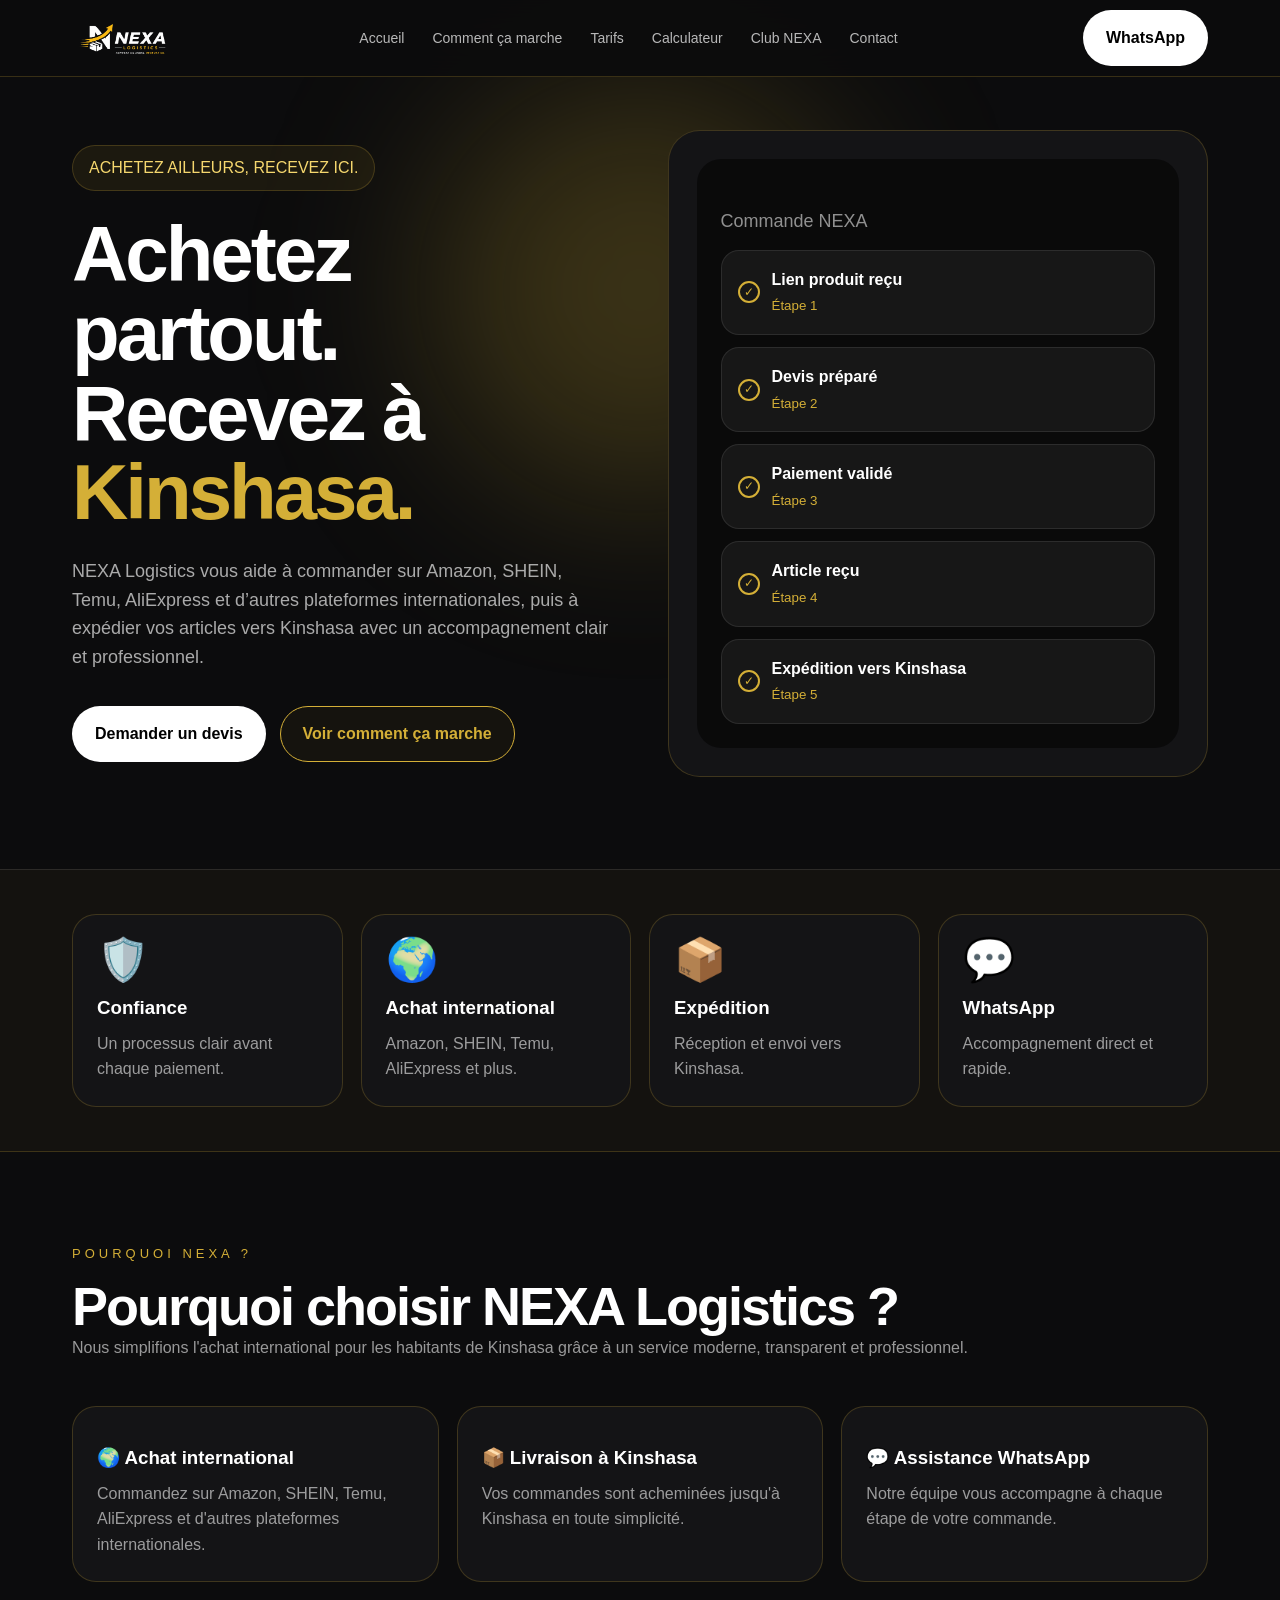
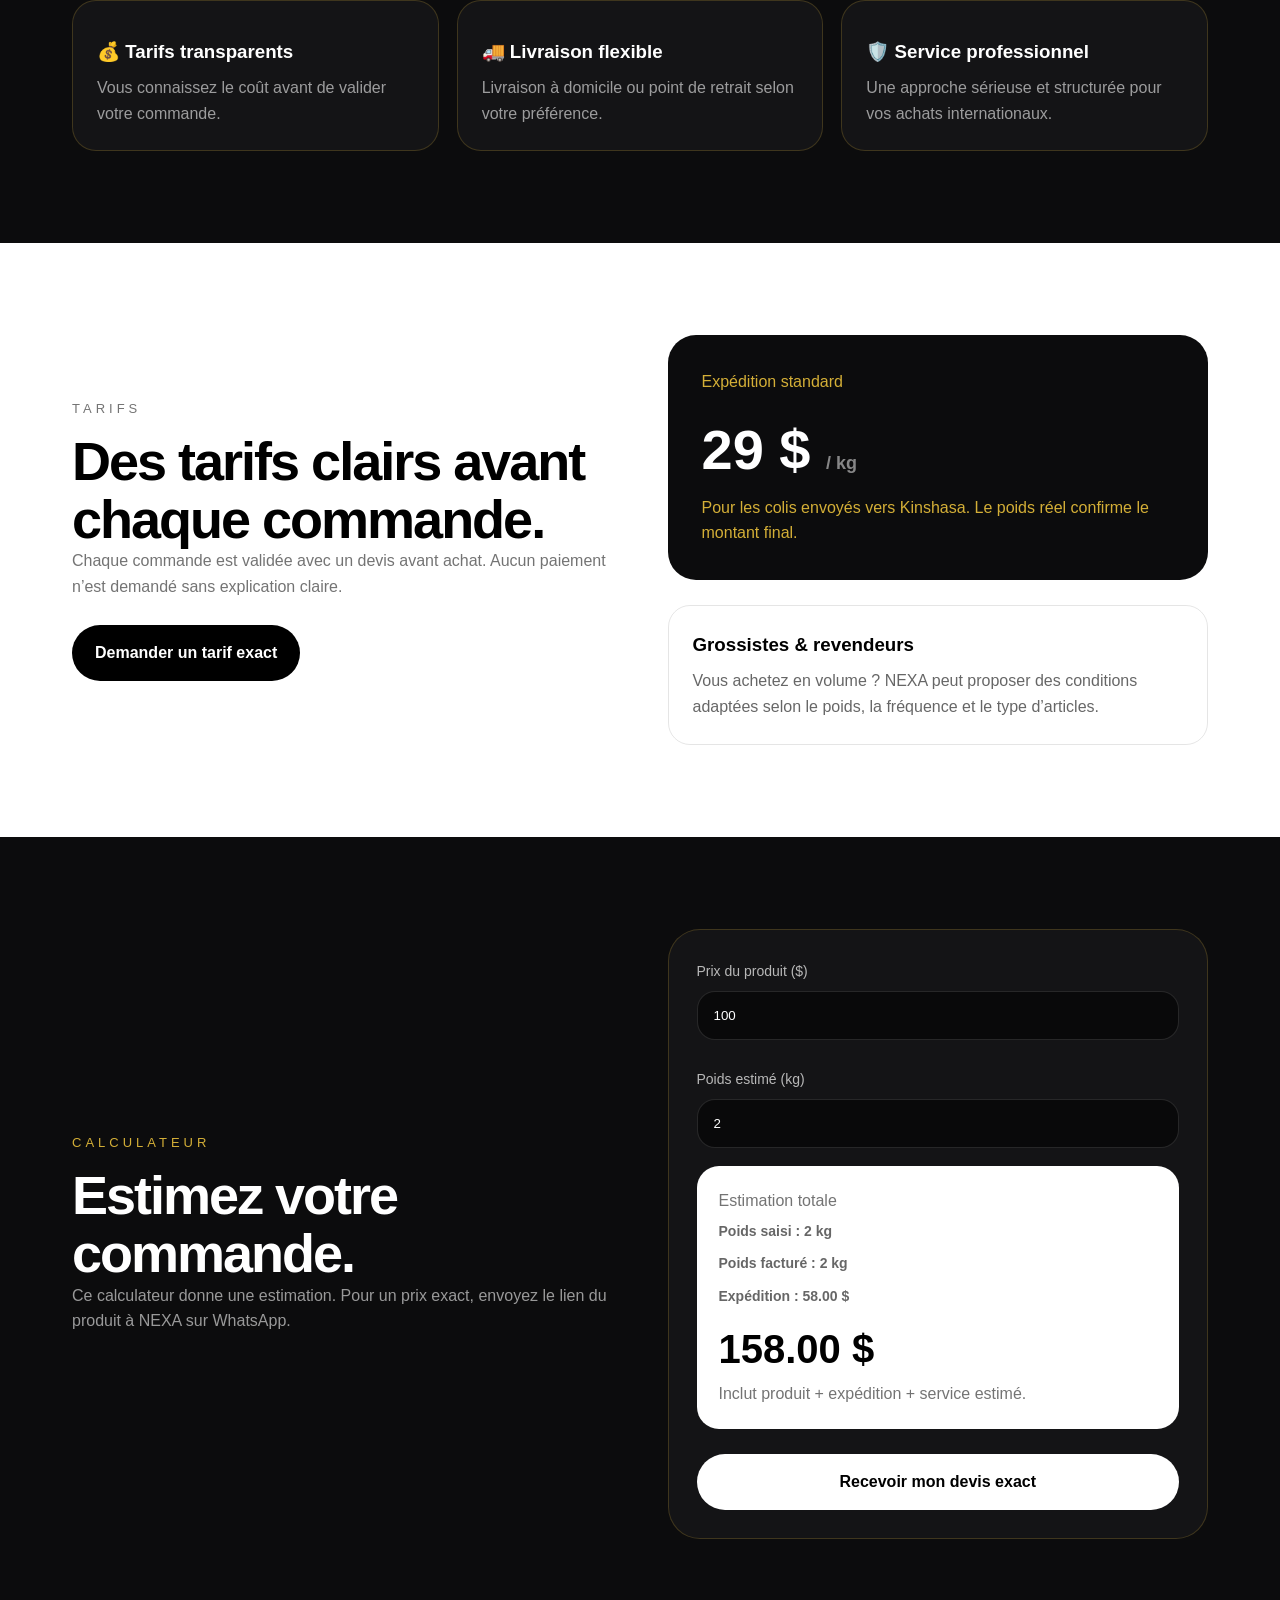
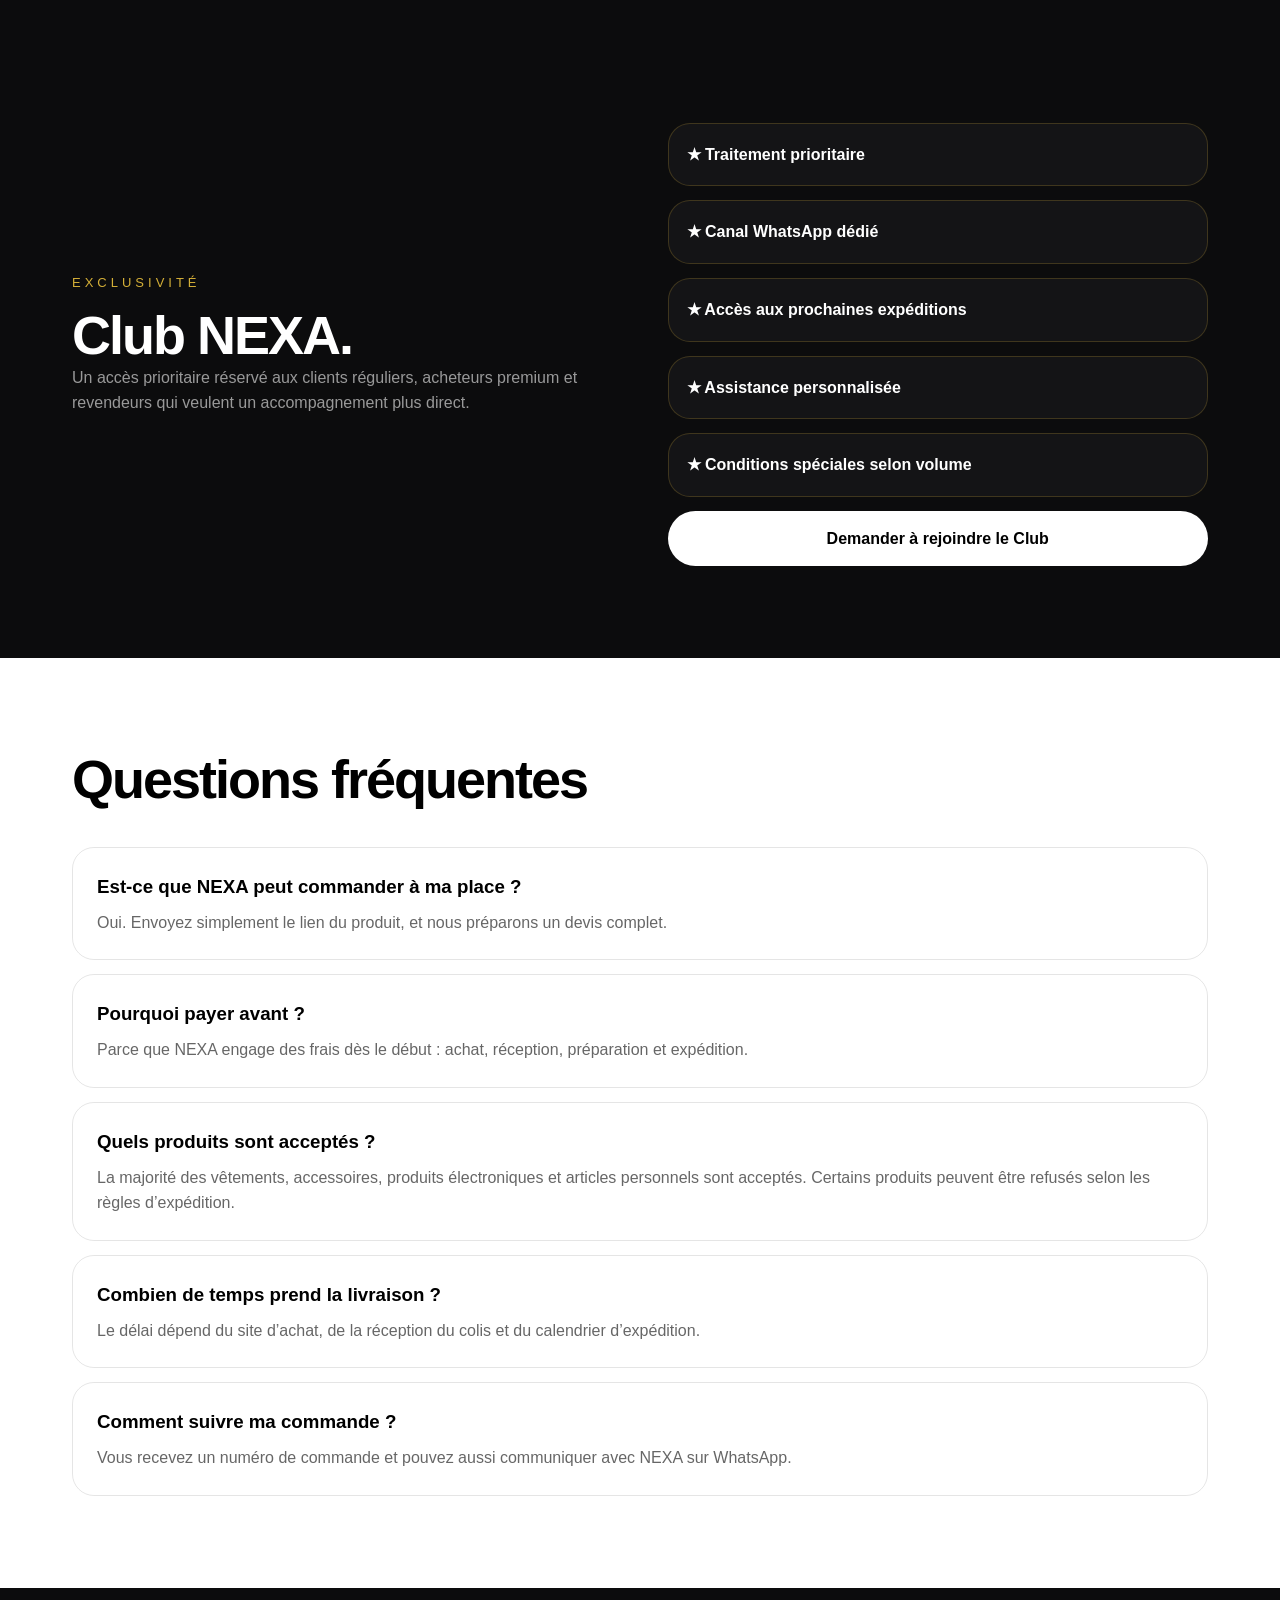
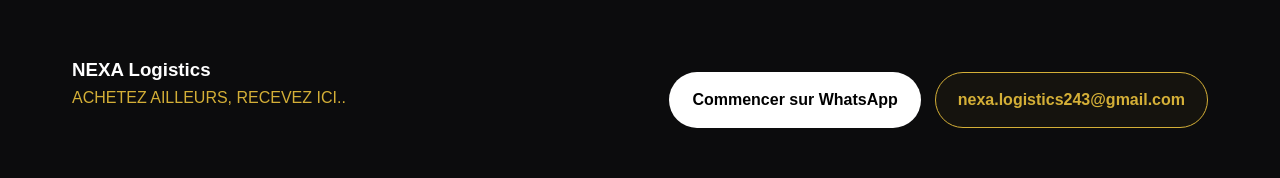
<file: index.html>
<!DOCTYPE html>
<html lang="fr">
<head>
  <meta charset="UTF-8" />
  <meta name="viewport" content="width=device-width, initial-scale=1.0" />
  <title>NEXA Logistics — ACHETEZ AILLEURS, RECEVEZ ICI.</title>
  <link rel="stylesheet" href="style.css" />
</head>
<body>
  <header>
    <div class="nav">
      <a href="#accueil" class="brand">
<img src="logo-nexa.png" alt="NEXA Logistics" class="logo-img">      </a>
      <nav class="links">
    <a href="index.html">Accueil</a>
    <a href="comment-ca-marche.html">Comment ça marche</a>
    <a href="tarifs.html">Tarifs</a>
    <a href="#calculateur">Calculateur</a>
    <a href="#club">Club NEXA</a>
    <a href="contact.html">Contact</a>
</nav>
      <a class="btn btn-white" href="https://wa.me/243838003300?text=Bonjour%20NEXA%2C%20je%20veux%20demander%20un%20devis." target="_blank">WhatsApp</a>
      <button class="menu-toggle" onclick="toggleMenu()">☰</button>
    </div>
  </header>

  <section id="accueil" class="hero">
    <div class="glow"></div>
    <div class="container grid">
      <div>
        <div class="tag">ACHETEZ AILLEURS, RECEVEZ ICI.</div>
        <h1>Achetez partout. Recevez à <span>Kinshasa.</span></h1>
        <p>NEXA Logistics vous aide à commander sur Amazon, SHEIN, Temu, AliExpress et d’autres plateformes internationales, puis à expédier vos articles vers Kinshasa avec un accompagnement clair et professionnel.</p>
        <div class="actions">
          <a class="btn btn-white" href="https://wa.me/243838003300?text=Bonjour%20NEXA%2C%20je%20veux%20demander%20un%20devis." target="_blank">Demander un devis</a>
          <a class="btn btn-outline" href="#fonctionnement">Voir comment ça marche</a>
        </div>
      </div>
      <div class="card">
        <div class="tracking-card">
          <p style="color:rgba(255,255,255,.55); margin-bottom:14px;">Commande NEXA</p>
          <div class="step-mini"><div class="check">✓</div><div><strong>Lien produit reçu</strong><br><small class="muted">Étape 1</small></div></div>
          <div class="step-mini"><div class="check">✓</div><div><strong>Devis préparé</strong><br><small class="muted">Étape 2</small></div></div>
          <div class="step-mini"><div class="check">✓</div><div><strong>Paiement validé</strong><br><small class="muted">Étape 3</small></div></div>
          <div class="step-mini"><div class="check">✓</div><div><strong>Article reçu</strong><br><small class="muted">Étape 4</small></div></div>
          <div class="step-mini"><div class="check">✓</div><div><strong>Expédition vers Kinshasa</strong><br><small class="muted">Étape 5</small></div></div>
        </div>
      </div>
    </div>
  </section>

  <div class="trust">
    <div class="container trust-grid">
      <div class="small-card"><div>🛡️</div><h3>Confiance</h3><p>Un processus clair avant chaque paiement.</p></div>
      <div class="small-card"><div>🌍</div><h3>Achat international</h3><p>Amazon, SHEIN, Temu, AliExpress et plus.</p></div>
      <div class="small-card"><div>📦</div><h3>Expédition</h3><p>Réception et envoi vers Kinshasa.</p></div>
      <div class="small-card"><div>💬</div><h3>WhatsApp</h3><p>Accompagnement direct et rapide.</p></div>
    </div>
</div>

<section id="pourquoi-nexa">
  <div class="container">

    <p class="section-label">Pourquoi NEXA ?</p>

    <h2>Pourquoi choisir NEXA Logistics ?</h2>

    <p class="section-text">
      Nous simplifions l'achat international pour les habitants de Kinshasa grâce à un service moderne, transparent et professionnel.
    </p>

    <div class="process-grid">

      <div class="small-card">
        <h3>🌍 Achat international</h3>
        <p>Commandez sur Amazon, SHEIN, Temu, AliExpress et d'autres plateformes internationales.</p>
      </div>

      <div class="small-card">
        <h3>📦 Livraison à Kinshasa</h3>
        <p>Vos commandes sont acheminées jusqu'à Kinshasa en toute simplicité.</p>
      </div>

      <div class="small-card">
        <h3>💬 Assistance WhatsApp</h3>
        <p>Notre équipe vous accompagne à chaque étape de votre commande.</p>
      </div>

      <div class="small-card">
        <h3>💰 Tarifs transparents</h3>
        <p>Vous connaissez le coût avant de valider votre commande.</p>
      </div>

      <div class="small-card">
        <h3>🚚 Livraison flexible</h3>
        <p>Livraison à domicile ou point de retrait selon votre préférence.</p>
      </div>

      <div class="small-card">
        <h3>🛡️ Service professionnel</h3>
        <p>Une approche sérieuse et structurée pour vos achats internationaux.</p>
      </div>

    </div>

  </div>
</section>
  <section id="tarifs" class="white-section">
    <div class="container grid">
      <div>
        <p class="section-label">Tarifs</p>
        <h2>Des tarifs clairs avant chaque commande.</h2>
        <p class="section-text">Chaque commande est validée avec un devis avant achat. Aucun paiement n’est demandé sans explication claire.</p>
        <br><a class="btn" style="background:black;color:white;" href="https://wa.me/243838003300?text=Bonjour%20NEXA%2C%20je%20veux%20un%20tarif%20exact." target="_blank">Demander un tarif exact</a>
      </div>
      <div>
        <div class="price-card">
          <p class="muted">Expédition standard</p>
          <div class="price">29 $ <span style="font-size:18px;color:rgba(255,255,255,.5);">/ kg</span></div>
          <p class="muted">Pour les colis envoyés vers Kinshasa. Le poids réel confirme le montant final.</p>
        </div>
        <br>
        <div class="faq-item">
          <h3>Grossistes & revendeurs</h3>
          <p>Vous achetez en volume ? NEXA peut proposer des conditions adaptées selon le poids, la fréquence et le type d’articles.</p>
        </div>
      </div>
    </div>
  </section>

  <section id="calculateur">
    <div class="container grid">
      <div>
        <p class="section-label">Calculateur</p>
        <h2>Estimez votre commande.</h2>
        <p class="section-text">Ce calculateur donne une estimation. Pour un prix exact, envoyez le lien du produit à NEXA sur WhatsApp.</p>
      </div>
      <div class="card">
        <label>Prix du produit ($)</label>
        <input id="price" type="number" value="100" oninput="calculate()">
        <br><br>
        <label>Poids estimé (kg)</label>
        <input id="weight" type="number" value="2" oninput="calculate()">
        <div class="result">
          <p style="color:rgba(0,0,0,.55);">Estimation totale</p>
          <strong id="estimate">168.00 $</strong>
          <p style="color:rgba(0,0,0,.55);">Inclut produit + expédition + service estimé.</p>
        </div>
        <br>
        <a class="btn btn-white" style="width:100%;" href="https://wa.me/243838003300?text=Bonjour%20NEXA%2C%20je%20veux%20mon%20devis%20exact." target="_blank">Recevoir mon devis exact</a>
      </div>
    </div>
  </section>
</section>

  <section id="club">
    <div class="container grid">
      <div>
        <p class="section-label">Exclusivité</p>
        <h2>Club NEXA.</h2>
        <p class="section-text">Un accès prioritaire réservé aux clients réguliers, acheteurs premium et revendeurs qui veulent un accompagnement plus direct.</p>
      </div>
      <div class="club-list">
        <div class="club-item">★ Traitement prioritaire</div>
        <div class="club-item">★ Canal WhatsApp dédié</div>
        <div class="club-item">★ Accès aux prochaines expéditions</div>
        <div class="club-item">★ Assistance personnalisée</div>
        <div class="club-item">★ Conditions spéciales selon volume</div>
        <a class="btn btn-white" href="https://wa.me/243838003300?text=Bonjour%20NEXA%2C%20je%20veux%20rejoindre%20le%20Club%20NEXA." target="_blank">Demander à rejoindre le Club</a>
      </div>
    </div>
  </section>

  <section id="faq" class="white-section">
    <div class="container">
      <h2>Questions fréquentes</h2>
      <div class="faq">
        <div class="faq-item"><h3>Est-ce que NEXA peut commander à ma place ?</h3><p>Oui. Envoyez simplement le lien du produit, et nous préparons un devis complet.</p></div>
        <div class="faq-item"><h3>Pourquoi payer avant ?</h3><p>Parce que NEXA engage des frais dès le début : achat, réception, préparation et expédition.</p></div>
        <div class="faq-item"><h3>Quels produits sont acceptés ?</h3><p>La majorité des vêtements, accessoires, produits électroniques et articles personnels sont acceptés. Certains produits peuvent être refusés selon les règles d’expédition.</p></div>
        <div class="faq-item"><h3>Combien de temps prend la livraison ?</h3><p>Le délai dépend du site d’achat, de la réception du colis et du calendrier d’expédition.</p></div>
        <div class="faq-item"><h3>Comment suivre ma commande ?</h3><p>Vous recevez un numéro de commande et pouvez aussi communiquer avec NEXA sur WhatsApp.</p></div>
      </div>
    </div>
  </section>

  <footer>
    <div class="container footer-content">
      <div>
        <h3>NEXA Logistics</h3>
        <p class="muted">ACHETEZ AILLEURS, RECEVEZ ICI..</p>
      </div>
      <div class="actions">
        <a class="btn btn-white" href="https://wa.me/243838003300?text=Bonjour%20NEXA%2C%20je%20veux%20commencer%20une%20commande." target="_blank">Commencer sur WhatsApp</a>
        <a class="btn btn-outline" href="mailto:nexa.logistics243@gmail.com">nexa.logistics243@gmail.com</a>
      </div>
    </div>
  </footer>
  <script src="script.js"></script>
</body>
</html>
</file>
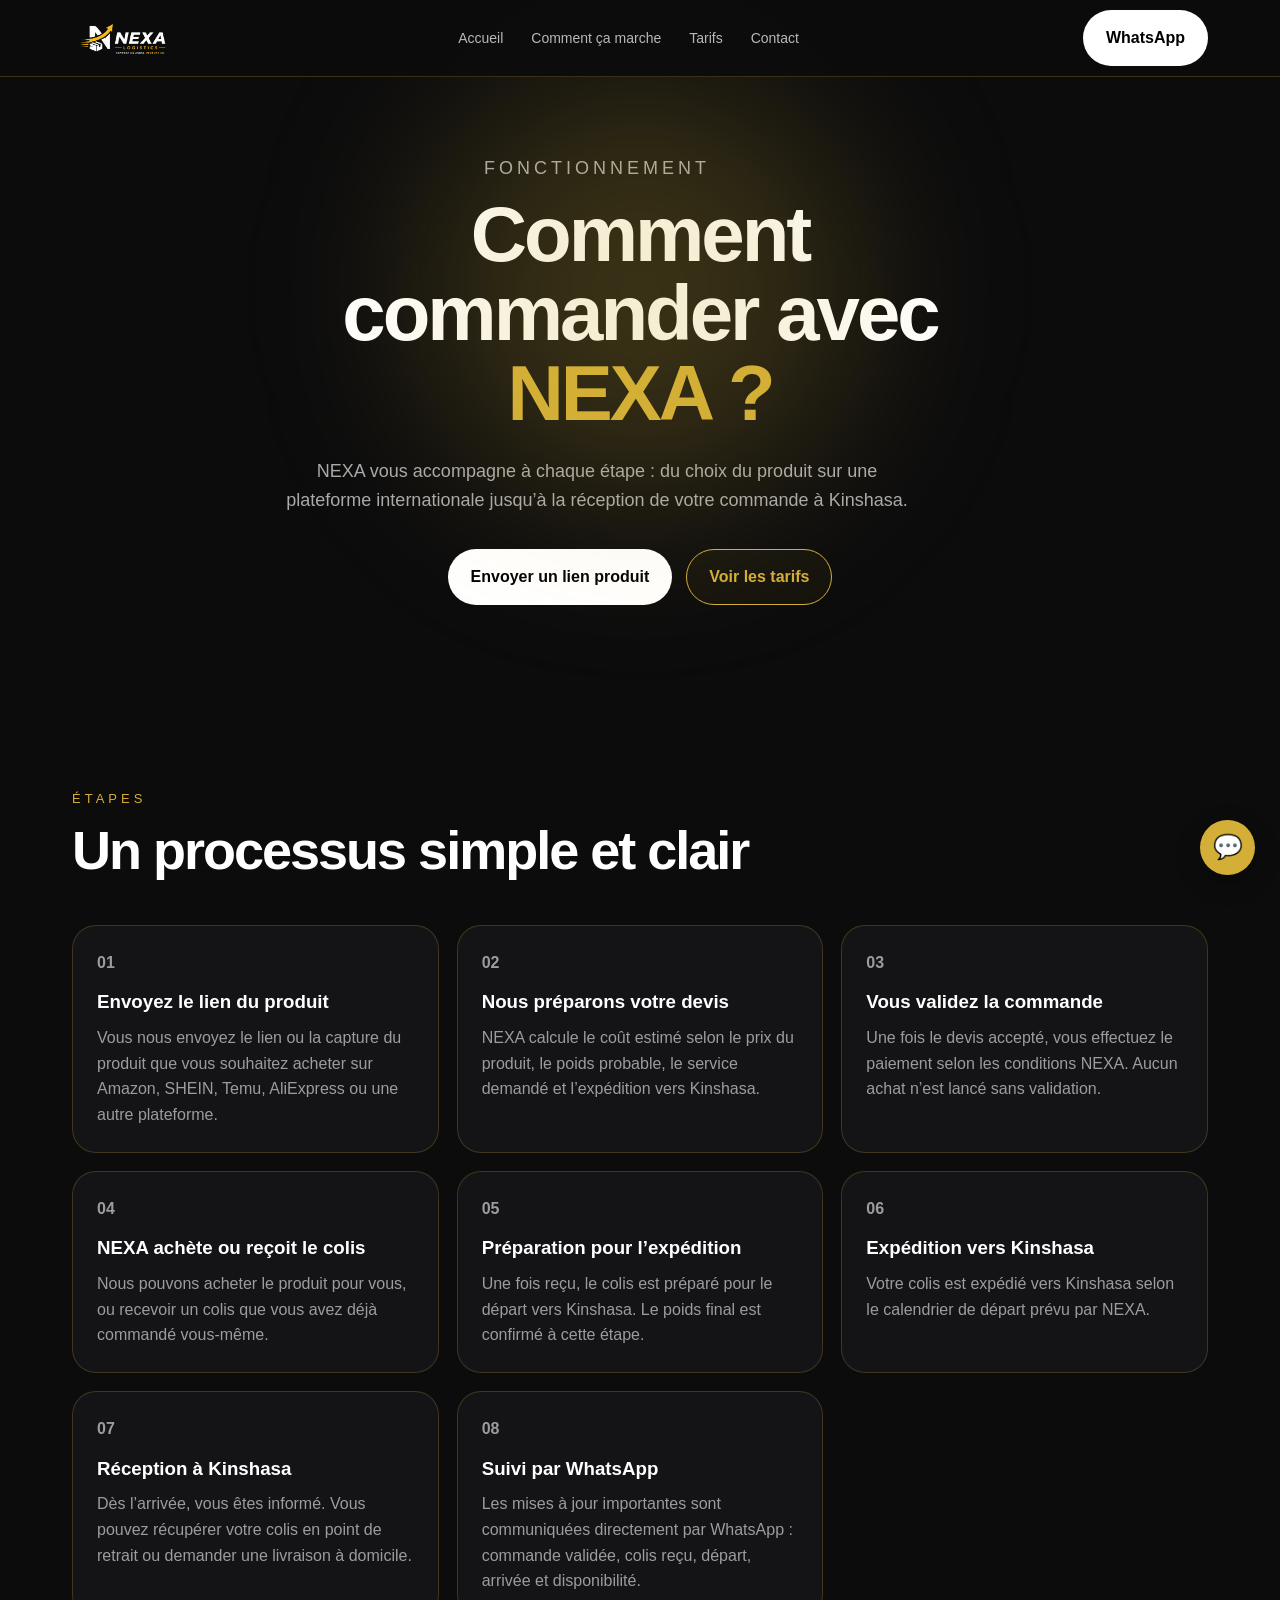
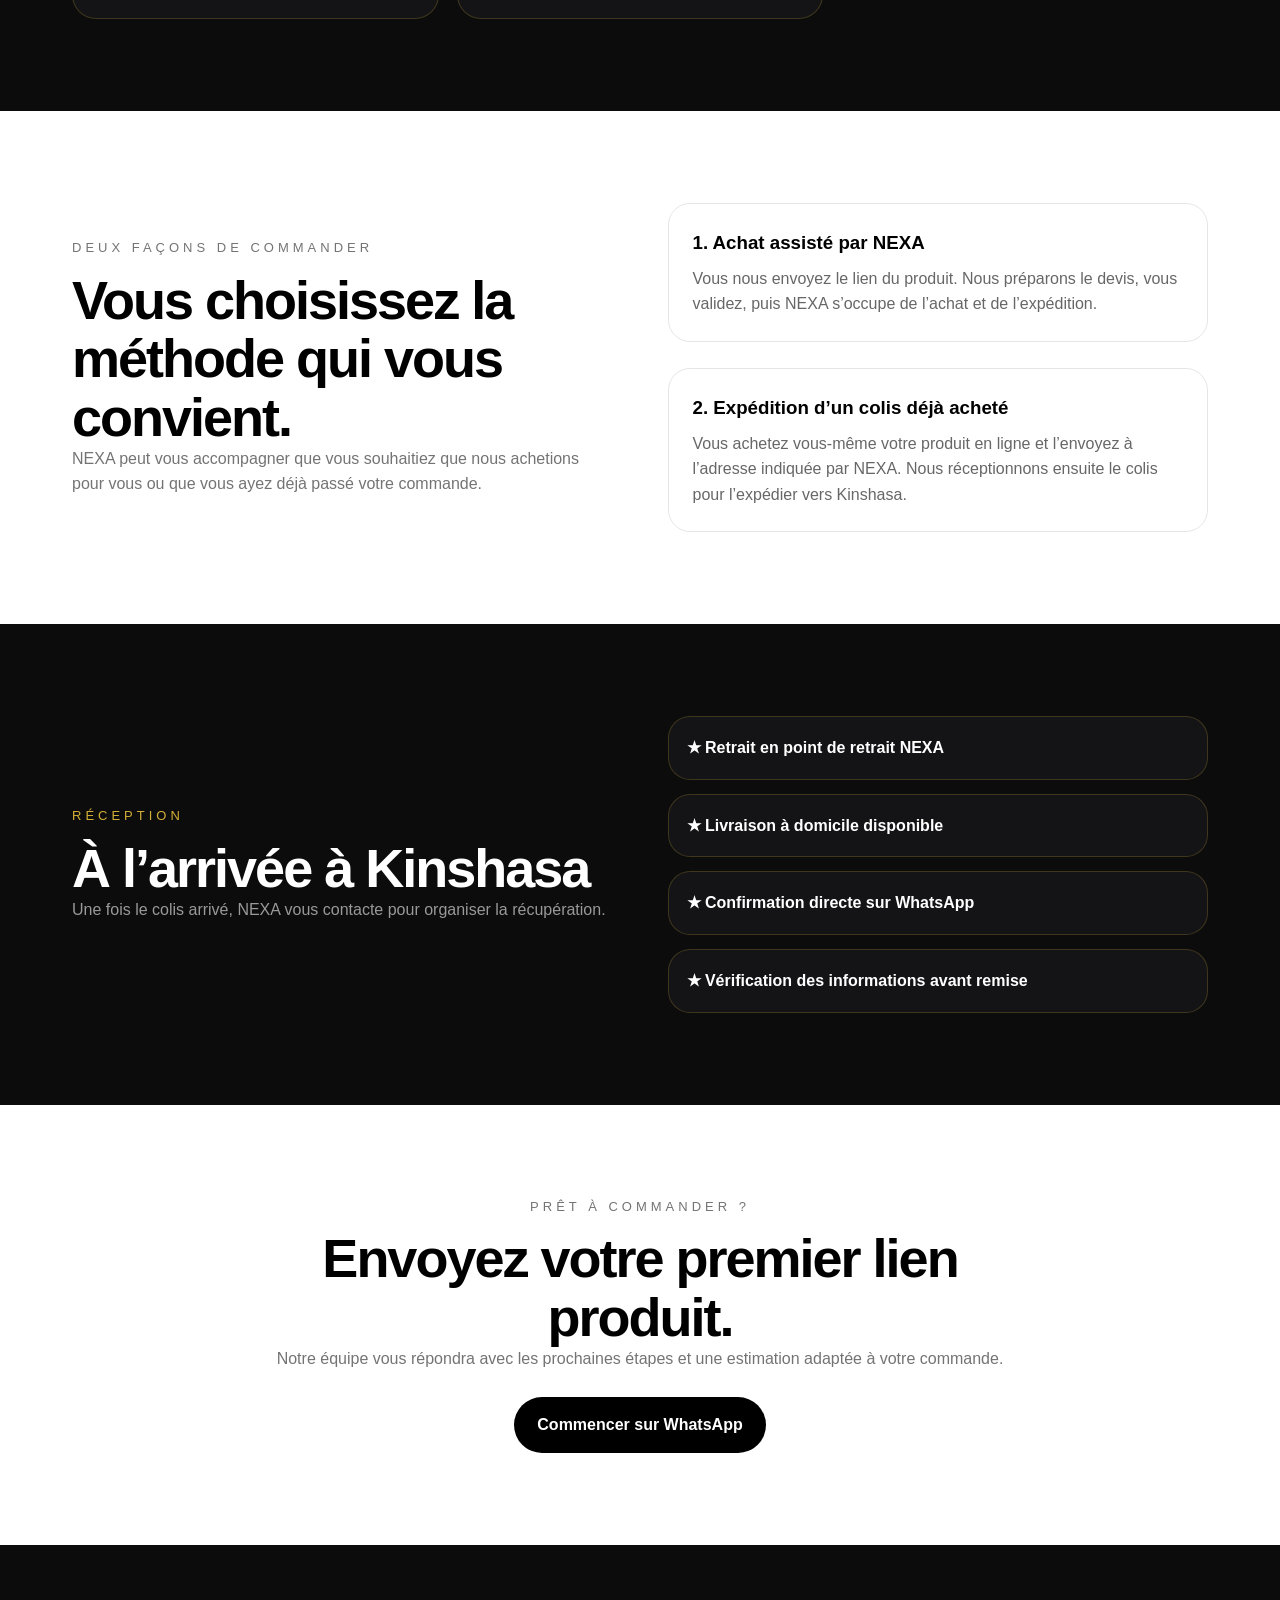
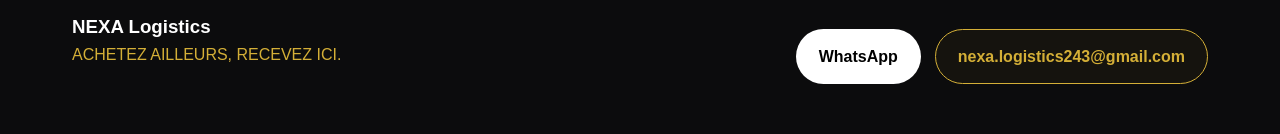
<file: comment-ca-marche.html>
<!DOCTYPE html>
<html lang="fr">
<head>
  <meta charset="UTF-8" />
  <meta name="viewport" content="width=device-width, initial-scale=1.0" />
  <title>Comment ça marche — NEXA Logistics</title>
  <link rel="stylesheet" href="style.css" />
</head>

<body>
  <header>
    <div class="nav">
      <a href="index.html" class="brand">
<img src="logo-nexa.png" alt="NEXA Logistics" class="logo-img">      </a>

      <nav class="links">
        <a href="index.html">Accueil</a>
        <a href="comment-ca-marche.html">Comment ça marche</a>
        <a href="tarifs.html">Tarifs</a>
        <a href="contact.html">Contact</a>
      </nav>

      <a class="btn btn-white" href="https://wa.me/243838003300?text=Bonjour%20NEXA%2C%20je%20veux%20commander%20avec%20NEXA." target="_blank">
        WhatsApp
      </a>
      <button class="menu-toggle" onclick="toggleMenu()">☰</button>
    </div>
  </header>

  <section class="hero">
    <div class="glow"></div>

    <div class="container center">
      <p class="section-label">Fonctionnement</p>

      <h1>Comment commander avec <span>NEXA ?</span></h1>

      <p class="section-text">
        NEXA vous accompagne à chaque étape : du choix du produit sur une plateforme internationale
        jusqu’à la réception de votre commande à Kinshasa.
      </p>

      <div class="actions" style="justify-content:center;">
        <a class="btn btn-white" href="https://wa.me/243838003300?text=Bonjour%20NEXA%2C%20je%20veux%20envoyer%20un%20lien%20produit." target="_blank">
          Envoyer un lien produit
        </a>

        <a class="btn btn-outline" href="tarifs.html">
          Voir les tarifs
        </a>
      </div>
    </div>
  </section>

  <section>
    <div class="container">
      <p class="section-label">Étapes</p>
      <h2>Un processus simple et clair</h2>

      <div class="process-grid">
        <div class="small-card">
          <p class="num">01</p>
          <h3>Envoyez le lien du produit</h3>
          <p>
            Vous nous envoyez le lien ou la capture du produit que vous souhaitez acheter
            sur Amazon, SHEIN, Temu, AliExpress ou une autre plateforme.
          </p>
        </div>

        <div class="small-card">
          <p class="num">02</p>
          <h3>Nous préparons votre devis</h3>
          <p>
            NEXA calcule le coût estimé selon le prix du produit, le poids probable,
            le service demandé et l’expédition vers Kinshasa.
          </p>
        </div>

        <div class="small-card">
          <p class="num">03</p>
          <h3>Vous validez la commande</h3>
          <p>
            Une fois le devis accepté, vous effectuez le paiement selon les conditions NEXA.
            Aucun achat n’est lancé sans validation.
          </p>
        </div>

        <div class="small-card">
          <p class="num">04</p>
          <h3>NEXA achète ou reçoit le colis</h3>
          <p>
            Nous pouvons acheter le produit pour vous, ou recevoir un colis que vous avez
            déjà commandé vous-même.
          </p>
        </div>

        <div class="small-card">
          <p class="num">05</p>
          <h3>Préparation pour l’expédition</h3>
          <p>
            Une fois reçu, le colis est préparé pour le départ vers Kinshasa.
            Le poids final est confirmé à cette étape.
          </p>
        </div>

        <div class="small-card">
          <p class="num">06</p>
          <h3>Expédition vers Kinshasa</h3>
          <p>
            Votre colis est expédié vers Kinshasa selon le calendrier de départ prévu
            par NEXA.
          </p>
        </div>

        <div class="small-card">
          <p class="num">07</p>
          <h3>Réception à Kinshasa</h3>
          <p>
            Dès l’arrivée, vous êtes informé. Vous pouvez récupérer votre colis en point
            de retrait ou demander une livraison à domicile.
          </p>
        </div>

        <div class="small-card">
          <p class="num">08</p>
          <h3>Suivi par WhatsApp</h3>
          <p>
            Les mises à jour importantes sont communiquées directement par WhatsApp :
            commande validée, colis reçu, départ, arrivée et disponibilité.
          </p>
        </div>
      </div>
    </div>
  </section>

  <section class="white-section">
    <div class="container grid">
      <div>
        <p class="section-label">Deux façons de commander</p>

        <h2>Vous choisissez la méthode qui vous convient.</h2>

        <p class="section-text">
          NEXA peut vous accompagner que vous souhaitiez que nous achetions pour vous
          ou que vous ayez déjà passé votre commande.
        </p>
      </div>

      <div>
        <div class="faq-item">
          <h3>1. Achat assisté par NEXA</h3>
          <p>
            Vous nous envoyez le lien du produit. Nous préparons le devis, vous validez,
            puis NEXA s’occupe de l’achat et de l’expédition.
          </p>
        </div>

        <br>

        <div class="faq-item">
          <h3>2. Expédition d’un colis déjà acheté</h3>
          <p>
            Vous achetez vous-même votre produit en ligne et l’envoyez à l’adresse indiquée
            par NEXA. Nous réceptionnons ensuite le colis pour l’expédier vers Kinshasa.
          </p>
        </div>
      </div>
    </div>
  </section>

  <section>
    <div class="container grid">
      <div>
        <p class="section-label">Réception</p>

        <h2>À l’arrivée à Kinshasa</h2>

        <p class="section-text">
          Une fois le colis arrivé, NEXA vous contacte pour organiser la récupération.
        </p>
      </div>

      <div class="club-list">
        <div class="club-item">★ Retrait en point de retrait NEXA</div>
        <div class="club-item">★ Livraison à domicile disponible</div>
        <div class="club-item">★ Confirmation directe sur WhatsApp</div>
        <div class="club-item">★ Vérification des informations avant remise</div>
      </div>
    </div>
  </section>

  <section class="white-section">
    <div class="container center">
      <p class="section-label">Prêt à commander ?</p>

      <h2>Envoyez votre premier lien produit.</h2>

      <p class="section-text">
        Notre équipe vous répondra avec les prochaines étapes et une estimation adaptée à votre commande.
      </p>

      <br>

      <a class="btn" style="background:black;color:white;" href="https://wa.me/243838003300?text=Bonjour%20NEXA%2C%20je%20souhaite%20envoyer%20un%20lien%20produit." target="_blank">
        Commencer sur WhatsApp
      </a>
    </div>
  </section>

  <footer>
    <div class="container footer-content">
      <div>
        <h3>NEXA Logistics</h3>
        <p class="muted">ACHETEZ AILLEURS, RECEVEZ ICI.</p>
      </div>

      <div class="actions">
        <a class="btn btn-white" href="https://wa.me/243838003300" target="_blank">
          WhatsApp
        </a>

        <a class="btn btn-outline" href="mailto:nexa.logistics243@gmail.com">
          nexa.logistics243@gmail.com
        </a>
      </div>
    </div>
  </footer>

  <a
    href="https://wa.me/243838003300"
    class="whatsapp-float"
    target="_blank"
    aria-label="WhatsApp NEXA"
  >
    💬
  </a>

  <script src="script.js"></script>
</body>
</html>
</file>
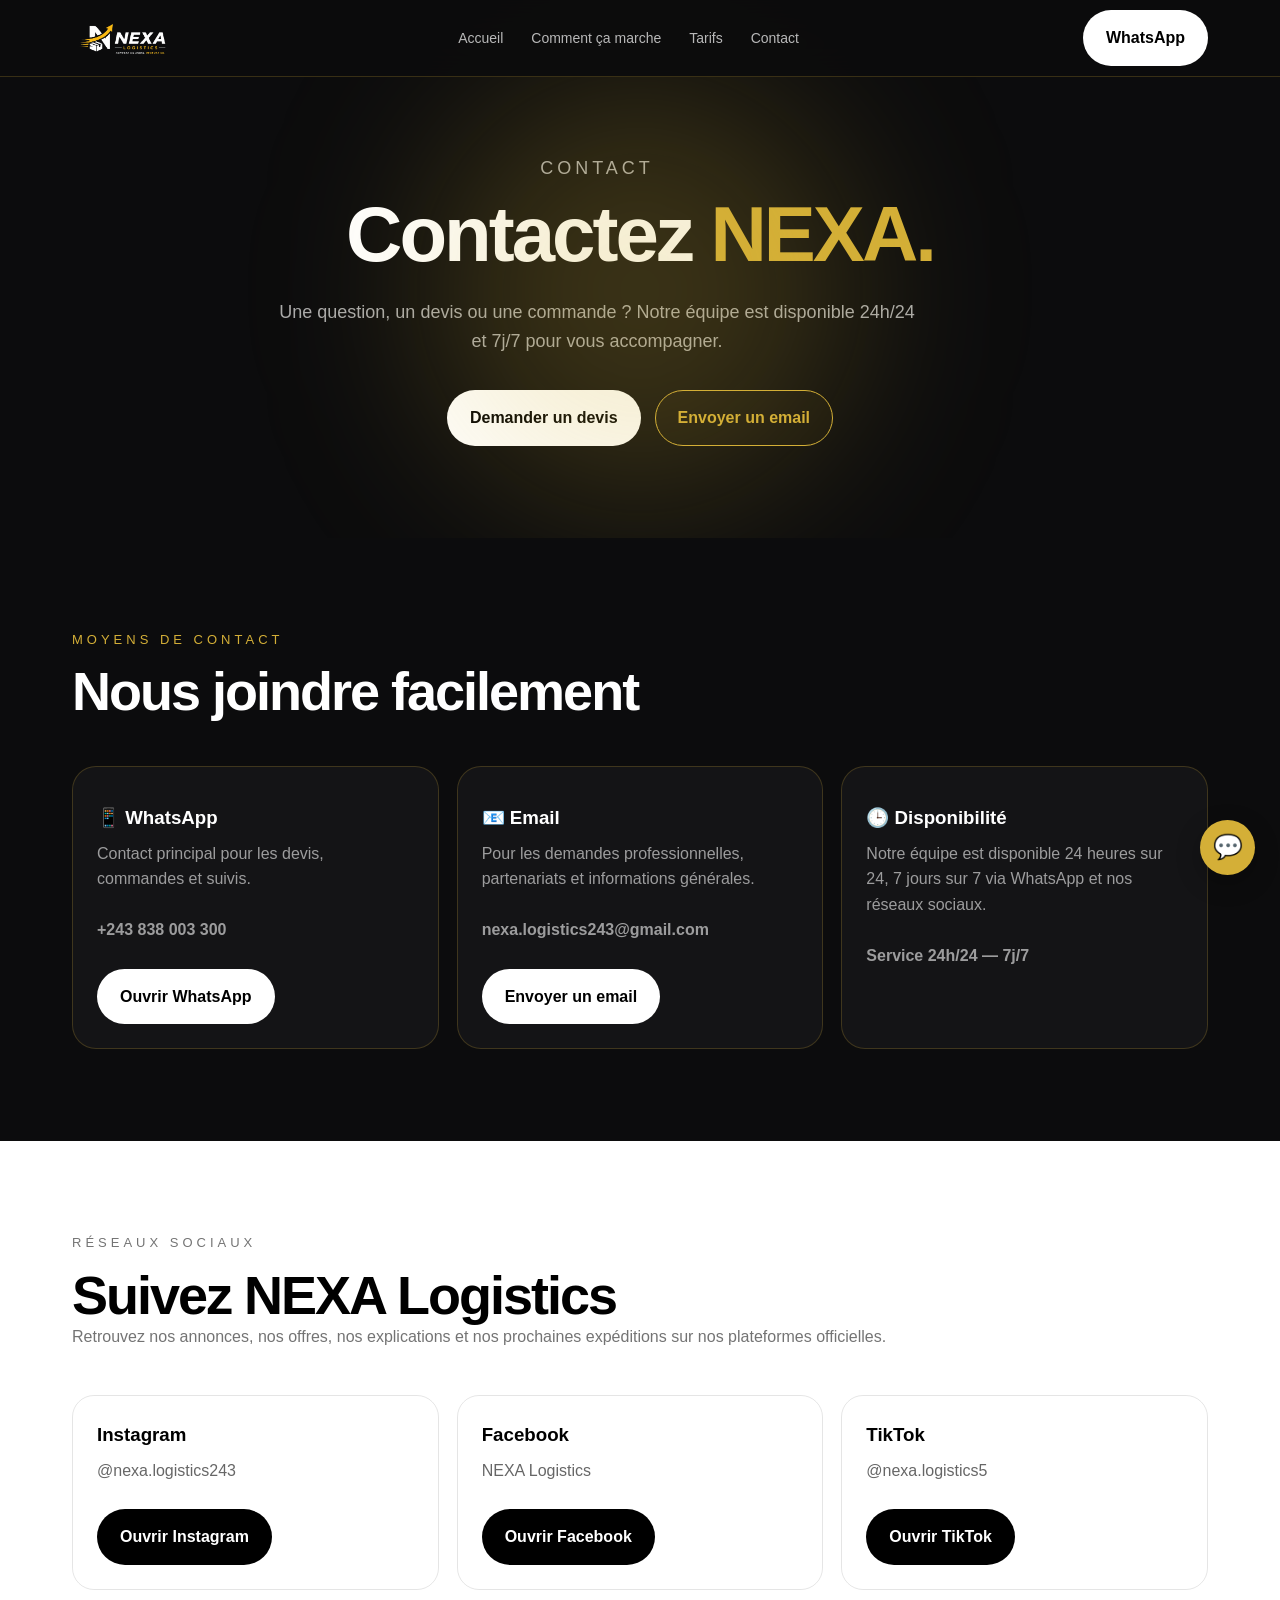
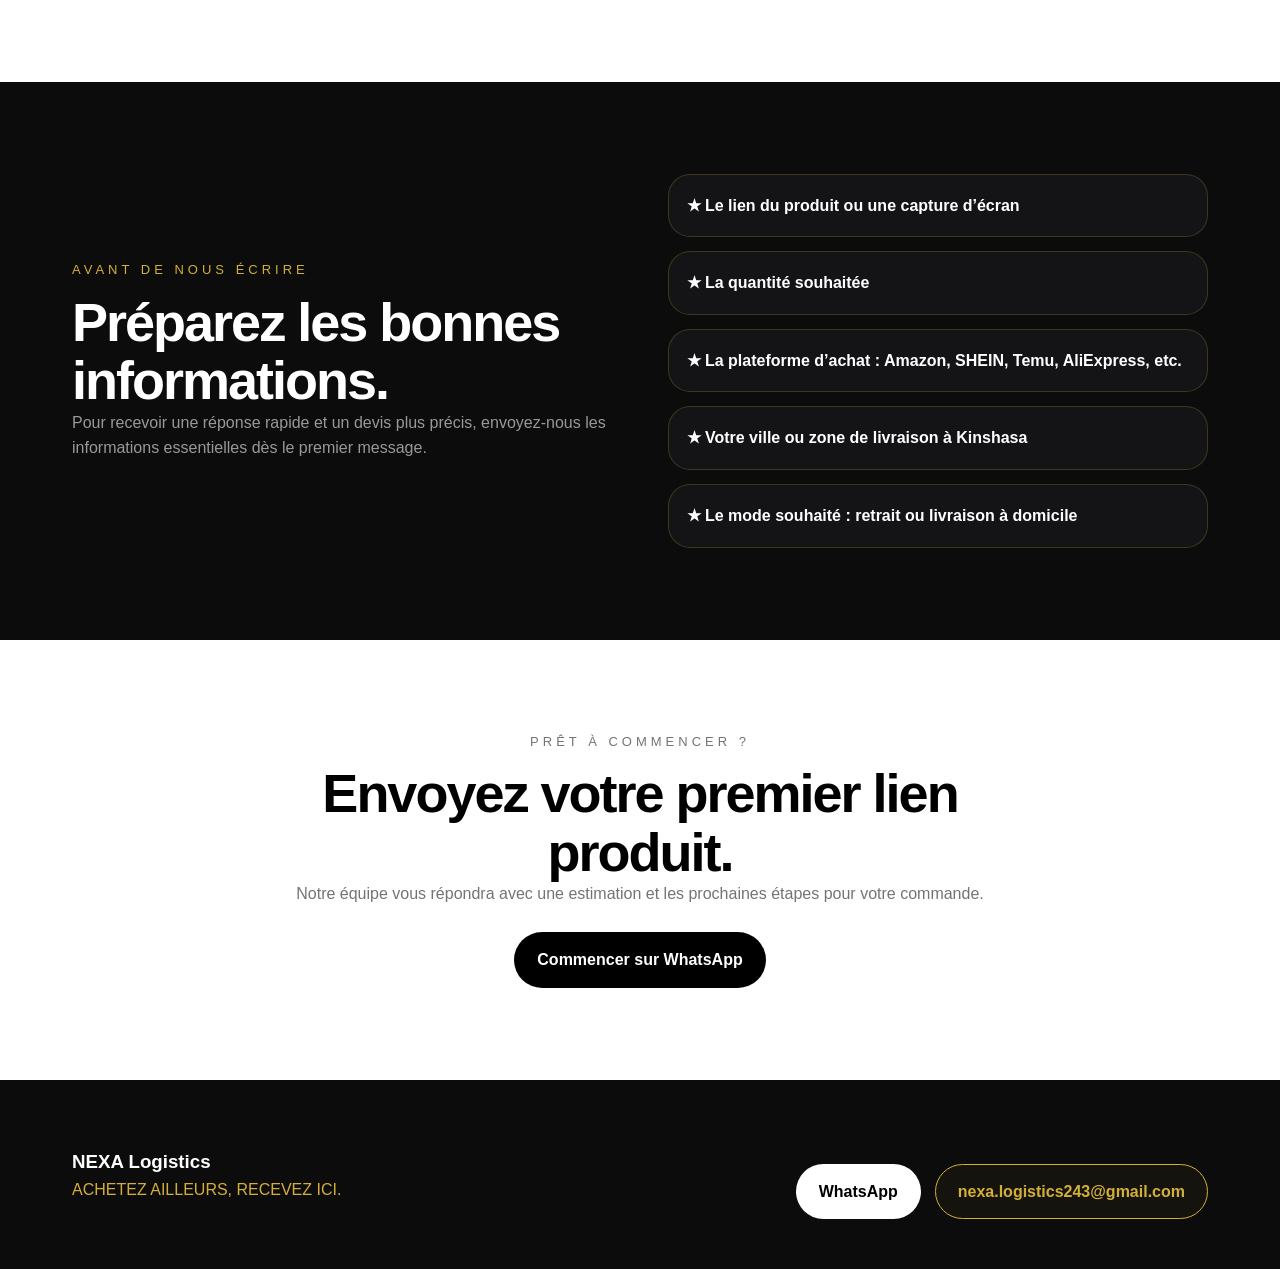
<file: contact.html>
<!DOCTYPE html>
<html lang="fr">
<head>
  <meta charset="UTF-8" />
  <meta name="viewport" content="width=device-width, initial-scale=1.0" />
  <title>Contact — NEXA Logistics</title>
  <link rel="stylesheet" href="style.css" />
</head>

<body>
  <header>
    <div class="nav">
      <a href="index.html" class="brand">
<img src="logo-nexa.png" alt="NEXA Logistics" class="logo-img">      </a>

      <nav class="links">
        <a href="index.html">Accueil</a>
        <a href="comment-ca-marche.html">Comment ça marche</a>
        <a href="tarifs.html">Tarifs</a>
        <a href="contact.html">Contact</a>
      </nav>

      <a class="btn btn-white" href="https://wa.me/243838003300" target="_blank">
        WhatsApp
      </a>
      <button class="menu-toggle" onclick="toggleMenu()">☰</button>
    </div>
  </header>

  <section class="hero">
    <div class="glow"></div>

    <div class="container center">
      <p class="section-label">Contact</p>

      <h1>Contactez <span>NEXA.</span></h1>

      <p class="section-text">
        Une question, un devis ou une commande ? Notre équipe est disponible 24h/24 et 7j/7 pour vous accompagner.
      </p>

      <div class="actions" style="justify-content:center;">
        <a
          class="btn btn-white"
          href="https://wa.me/243838003300?text=Bonjour%20NEXA%2C%20je%20souhaite%20obtenir%20un%20devis."
          target="_blank"
        >
          Demander un devis
        </a>

        <a
          class="btn btn-outline"
          href="mailto:nexa.logistics243@gmail.com"
        >
          Envoyer un email
        </a>
      </div>
    </div>
  </section>

  <section>
    <div class="container">
      <p class="section-label">Moyens de contact</p>
      <h2>Nous joindre facilement</h2>

      <div class="process-grid">
        <div class="small-card">
          <h3>📱 WhatsApp</h3>
          <p class="section-text">
            Contact principal pour les devis, commandes et suivis.
          </p>

          <br>

          <p><strong>+243 838 003 300</strong></p>

          <br>

          <a
            class="btn btn-white"
            href="https://wa.me/243838003300?text=Bonjour%20NEXA%2C%20j%27ai%20une%20question."
            target="_blank"
          >
            Ouvrir WhatsApp
          </a>
        </div>

        <div class="small-card">
          <h3>📧 Email</h3>
          <p class="section-text">
            Pour les demandes professionnelles, partenariats et informations générales.
          </p>

          <br>

          <p><strong>nexa.logistics243@gmail.com</strong></p>

          <br>

          <a
            class="btn btn-white"
            href="mailto:nexa.logistics243@gmail.com"
          >
            Envoyer un email
          </a>
        </div>

        <div class="small-card">
          <h3>🕒 Disponibilité</h3>
          <p class="section-text">
            Notre équipe est disponible 24 heures sur 24, 7 jours sur 7 via WhatsApp et nos réseaux sociaux.
          </p>

          <br>

          <p><strong>Service 24h/24 — 7j/7</strong></p>
        </div>
      </div>
    </div>
  </section>

  <section class="white-section">
    <div class="container">
      <p class="section-label">Réseaux sociaux</p>
      <h2>Suivez NEXA Logistics</h2>

      <p class="section-text">
        Retrouvez nos annonces, nos offres, nos explications et nos prochaines expéditions sur nos plateformes officielles.
      </p>

      <div class="process-grid">
        <div class="faq-item">
          <h3>Instagram</h3>
          <p>@nexa.logistics243</p>

          <br>

          <a
            class="btn"
            style="background:black;color:white;"
            href="https://www.instagram.com/nexa.logistics243?igsh=MXdiZTlsdWp6N2Zq"
            target="_blank"
          >
            Ouvrir Instagram
          </a>
        </div>

        <div class="faq-item">
          <h3>Facebook</h3>
          <p>NEXA Logistics</p>

          <br>

          <a
            class="btn"
            style="background:black;color:white;"
            href="https://www.facebook.com/profile.php?id=61589807472704"
            target="_blank"
          >
            Ouvrir Facebook
          </a>
        </div>

        <div class="faq-item">
          <h3>TikTok</h3>
          <p>@nexa.logistics5</p>

          <br>

          <a
            class="btn"
            style="background:black;color:white;"
            href="https://www.tiktok.com/@nexa.logistics5"
            target="_blank"
          >
            Ouvrir TikTok
          </a>
        </div>
      </div>
    </div>
  </section>

  <section>
    <div class="container grid">
      <div>
        <p class="section-label">Avant de nous écrire</p>

        <h2>Préparez les bonnes informations.</h2>

        <p class="section-text">
          Pour recevoir une réponse rapide et un devis plus précis, envoyez-nous les informations essentielles dès le premier message.
        </p>
      </div>

      <div class="club-list">
        <div class="club-item">★ Le lien du produit ou une capture d’écran</div>
        <div class="club-item">★ La quantité souhaitée</div>
        <div class="club-item">★ La plateforme d’achat : Amazon, SHEIN, Temu, AliExpress, etc.</div>
        <div class="club-item">★ Votre ville ou zone de livraison à Kinshasa</div>
        <div class="club-item">★ Le mode souhaité : retrait ou livraison à domicile</div>
      </div>
    </div>
  </section>

  <section class="white-section">
    <div class="container center">
      <p class="section-label">Prêt à commencer ?</p>

      <h2>Envoyez votre premier lien produit.</h2>

      <p class="section-text">
        Notre équipe vous répondra avec une estimation et les prochaines étapes pour votre commande.
      </p>

      <br>

      <a
        class="btn"
        style="background:black;color:white;"
        href="https://wa.me/243838003300?text=Bonjour%20NEXA%2C%20je%20souhaite%20passer%20une%20commande."
        target="_blank"
      >
        Commencer sur WhatsApp
      </a>
    </div>
  </section>

  <footer>
    <div class="container footer-content">
      <div>
        <h3>NEXA Logistics</h3>
        <p class="muted">ACHETEZ AILLEURS, RECEVEZ ICI.</p>
      </div>

      <div class="actions">
        <a class="btn btn-white" href="https://wa.me/243838003300" target="_blank">
          WhatsApp
        </a>

        <a class="btn btn-outline" href="mailto:nexa.logistics243@gmail.com">
          nexa.logistics243@gmail.com
        </a>
      </div>
    </div>
  </footer>

  <a
    href="https://wa.me/243838003300"
    class="whatsapp-float"
    target="_blank"
    aria-label="WhatsApp NEXA"
  >
    💬
  </a>

  <script src="script.js"></script>
</body>
</html>
</file>
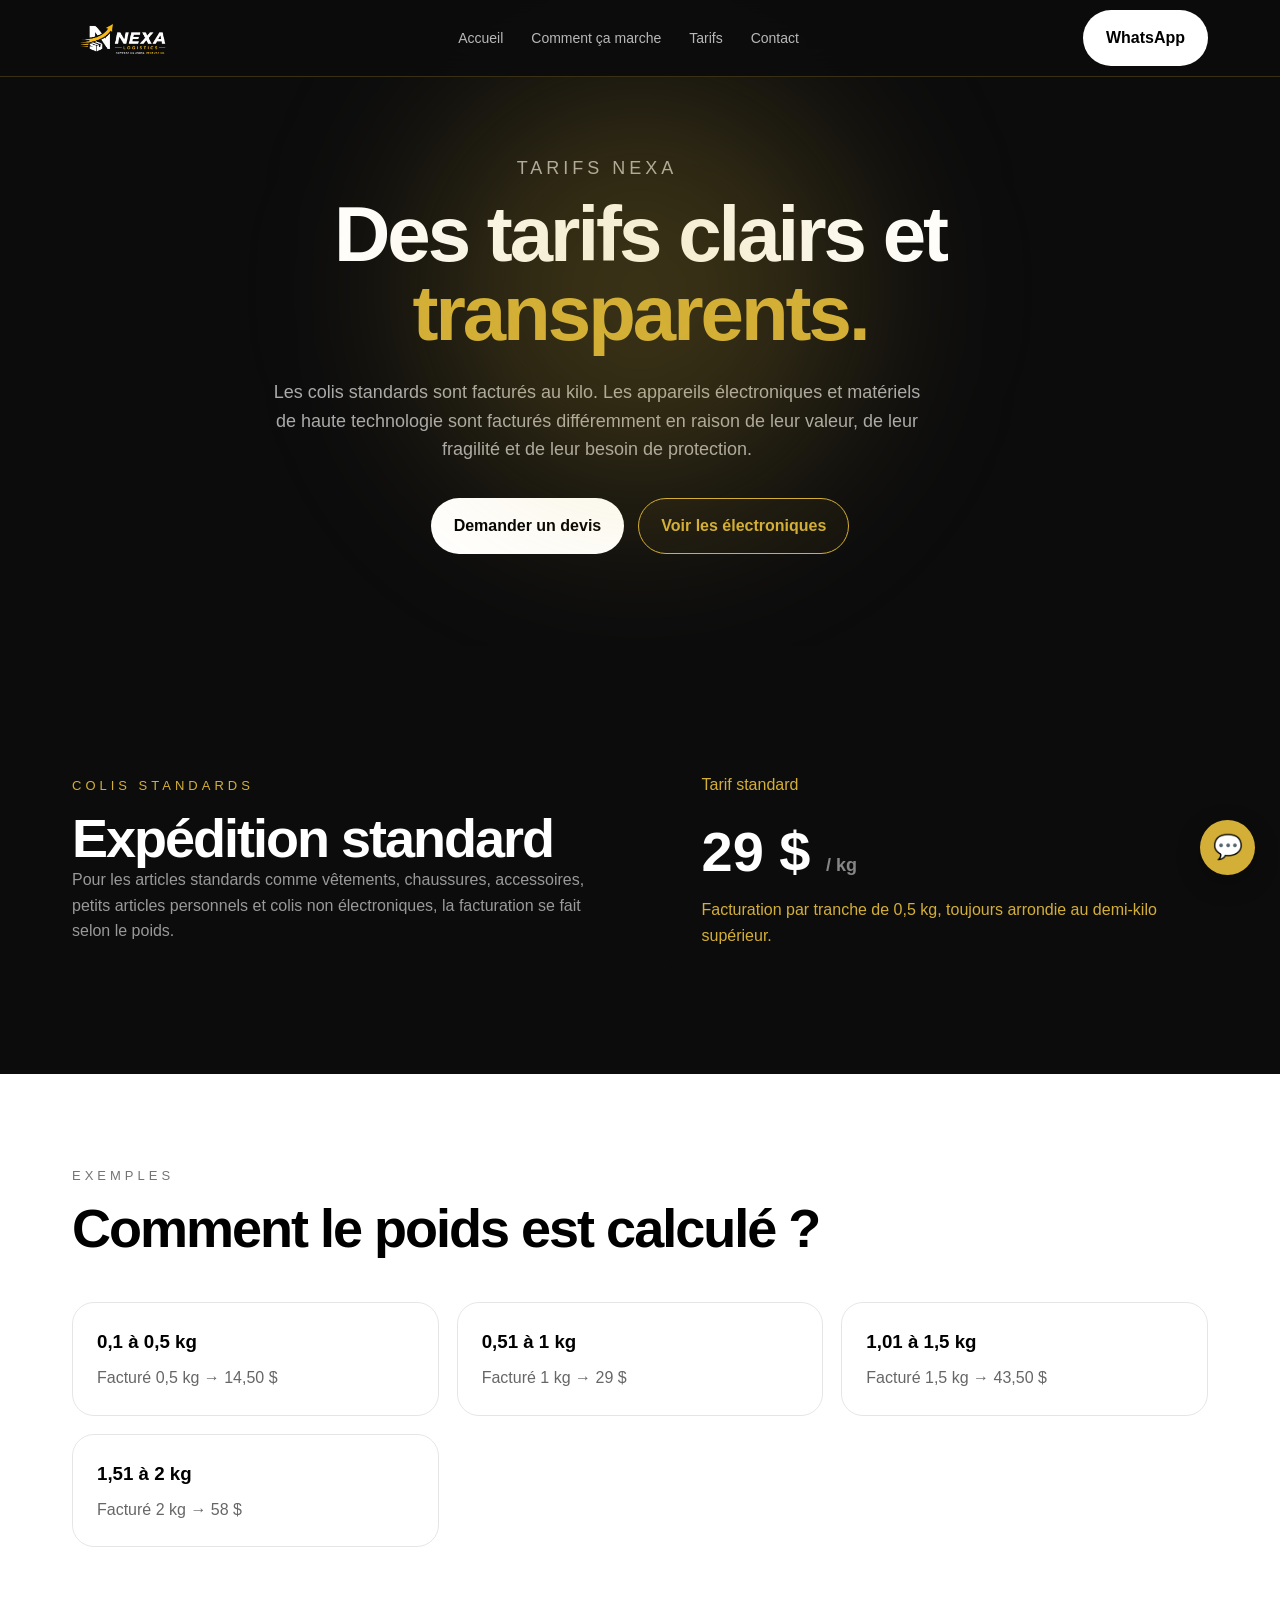
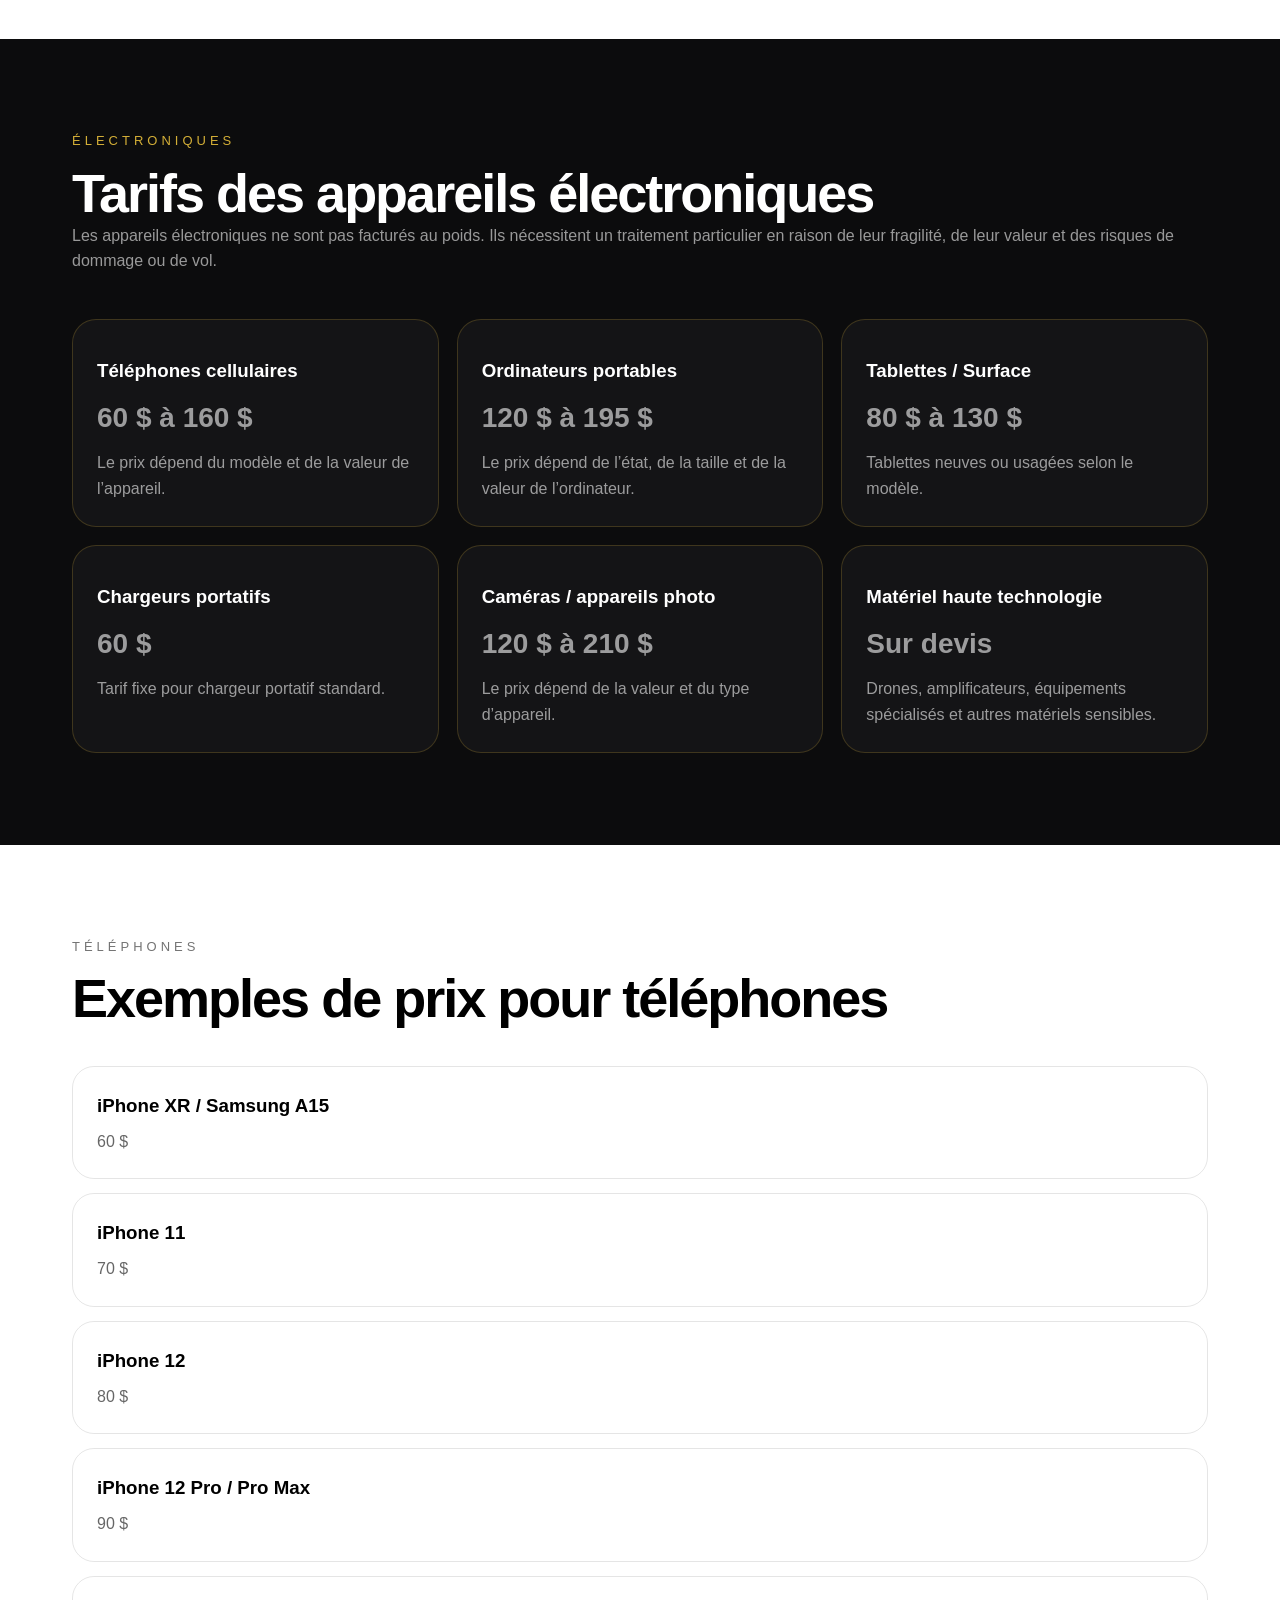
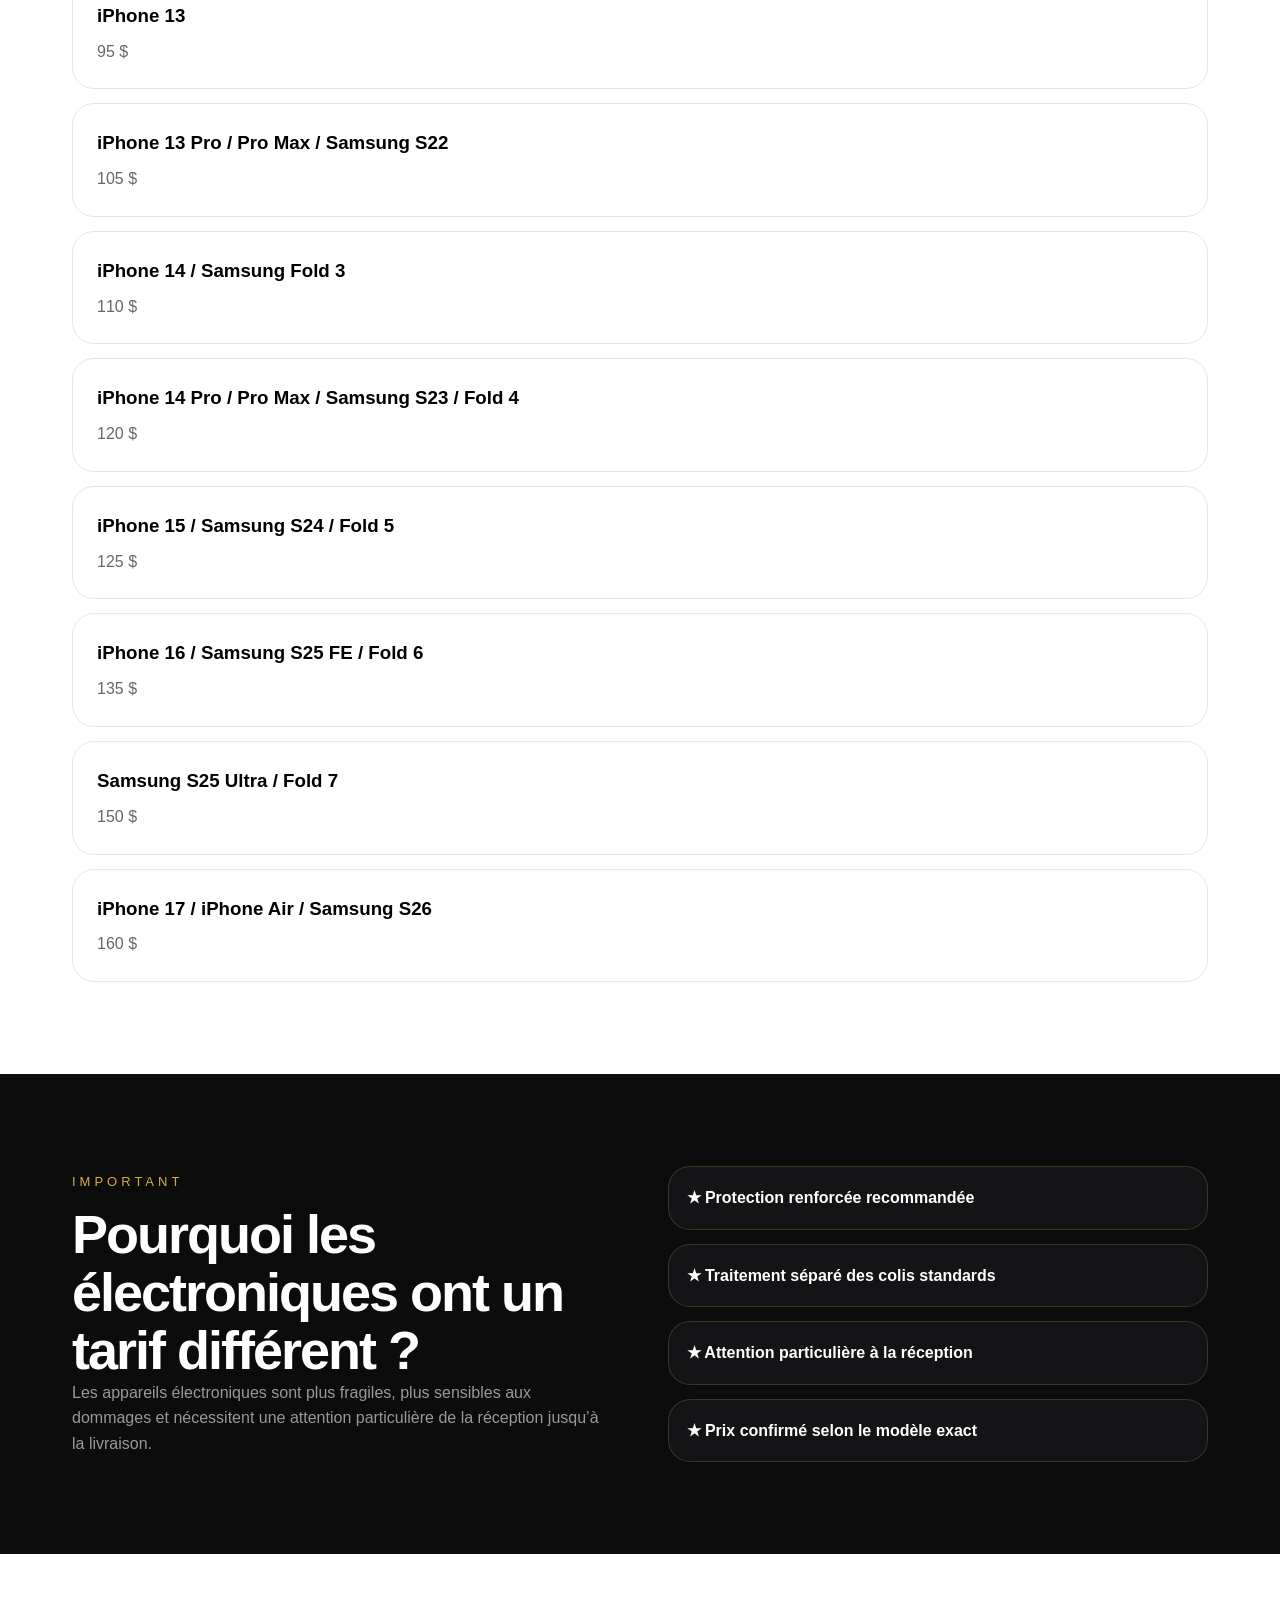
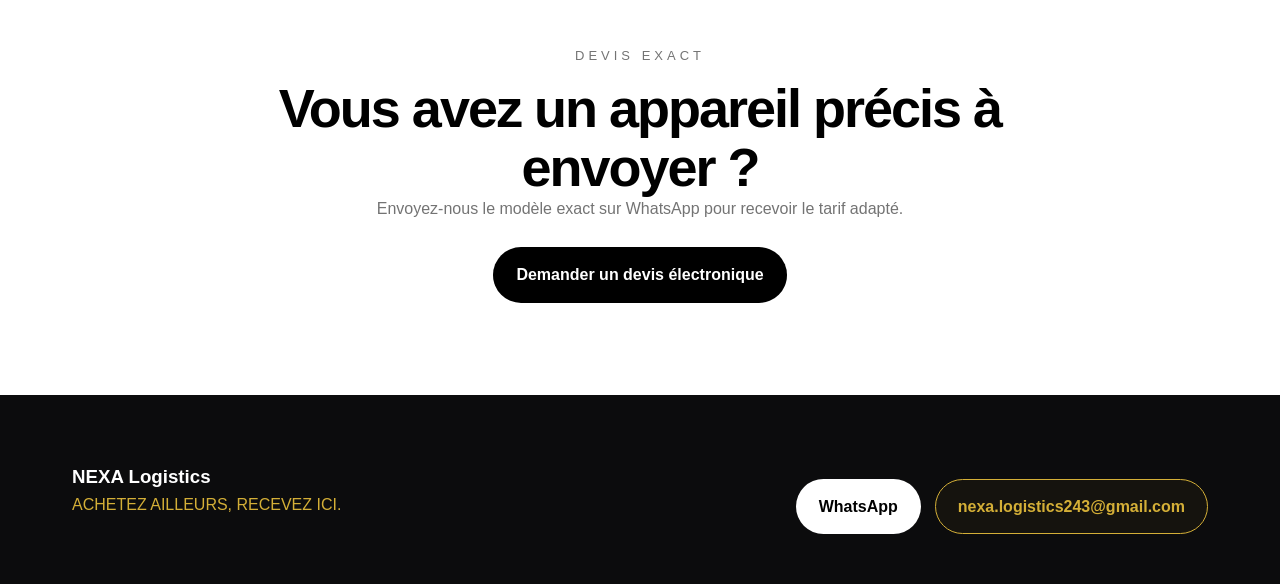
<file: tarifs.html>
<!DOCTYPE html>
<html lang="fr">
<head>
  <meta charset="UTF-8" />
  <meta name="viewport" content="width=device-width, initial-scale=1.0" />
  <title>Tarifs — NEXA Logistics</title>
  <link rel="stylesheet" href="style.css" />
</head>

<body>
  <header>
    <div class="nav">
      <a href="index.html" class="brand">
<img src="logo-nexa.png" alt="NEXA Logistics" class="logo-img">      </a>

      <nav class="links">
        <a href="index.html">Accueil</a>
        <a href="comment-ca-marche.html">Comment ça marche</a>
        <a href="tarifs.html">Tarifs</a>
        <a href="contact.html">Contact</a>
      </nav>

      <a class="btn btn-white" href="https://wa.me/243838003300?text=Bonjour%20NEXA%2C%20je%20veux%20un%20devis." target="_blank">
        WhatsApp
      </a>
      <button class="menu-toggle" onclick="toggleMenu()">☰</button>
    </div>
  </header>

  <section class="hero">
    <div class="glow"></div>

    <div class="container center">
      <p class="section-label">Tarifs NEXA</p>

      <h1>Des tarifs clairs et <span>transparents.</span></h1>

      <p class="section-text">
        Les colis standards sont facturés au kilo. Les appareils électroniques et matériels de haute technologie
        sont facturés différemment en raison de leur valeur, de leur fragilité et de leur besoin de protection.
      </p>

      <div class="actions" style="justify-content:center;">
        <a class="btn btn-white" href="https://wa.me/243838003300?text=Bonjour%20NEXA%2C%20je%20veux%20un%20devis%20pour%20une%20commande." target="_blank">
          Demander un devis
        </a>

        <a class="btn btn-outline" href="#electroniques">
          Voir les électroniques
        </a>
      </div>
    </div>
  </section>

  <section>
    <div class="container grid">
      <div>
        <p class="section-label">Colis standards</p>
        <h2>Expédition standard</h2>

        <p class="section-text">
          Pour les articles standards comme vêtements, chaussures, accessoires, petits articles personnels
          et colis non électroniques, la facturation se fait selon le poids.
        </p>
      </div>

      <div class="price-card">
        <p class="muted">Tarif standard</p>

        <div class="price">
          29 $ <span style="font-size:18px;color:rgba(255,255,255,.5);">/ kg</span>
        </div>

        <p class="muted">
          Facturation par tranche de 0,5 kg, toujours arrondie au demi-kilo supérieur.
        </p>
      </div>
    </div>
  </section>

  <section class="white-section">
    <div class="container">
      <p class="section-label">Exemples</p>
      <h2>Comment le poids est calculé ?</h2>

      <div class="process-grid">
        <div class="faq-item">
          <h3>0,1 à 0,5 kg</h3>
          <p>Facturé 0,5 kg → 14,50 $</p>
        </div>

        <div class="faq-item">
          <h3>0,51 à 1 kg</h3>
          <p>Facturé 1 kg → 29 $</p>
        </div>

        <div class="faq-item">
          <h3>1,01 à 1,5 kg</h3>
          <p>Facturé 1,5 kg → 43,50 $</p>
        </div>

        <div class="faq-item">
          <h3>1,51 à 2 kg</h3>
          <p>Facturé 2 kg → 58 $</p>
        </div>
      </div>
    </div>
  </section>

  <section id="electroniques">
    <div class="container">
      <p class="section-label">Électroniques</p>

      <h2>Tarifs des appareils électroniques</h2>

      <p class="section-text">
        Les appareils électroniques ne sont pas facturés au poids. Ils nécessitent un traitement particulier
        en raison de leur fragilité, de leur valeur et des risques de dommage ou de vol.
      </p>

      <div class="process-grid">
        <div class="small-card">
          <h3>Téléphones cellulaires</h3>
          <p class="price-mini">60 $ à 160 $</p>
          <p>Le prix dépend du modèle et de la valeur de l’appareil.</p>
        </div>

        <div class="small-card">
          <h3>Ordinateurs portables</h3>
          <p class="price-mini">120 $ à 195 $</p>
          <p>Le prix dépend de l’état, de la taille et de la valeur de l’ordinateur.</p>
        </div>

        <div class="small-card">
          <h3>Tablettes / Surface</h3>
          <p class="price-mini">80 $ à 130 $</p>
          <p>Tablettes neuves ou usagées selon le modèle.</p>
        </div>

        <div class="small-card">
          <h3>Chargeurs portatifs</h3>
          <p class="price-mini">60 $</p>
          <p>Tarif fixe pour chargeur portatif standard.</p>
        </div>

        <div class="small-card">
          <h3>Caméras / appareils photo</h3>
          <p class="price-mini">120 $ à 210 $</p>
          <p>Le prix dépend de la valeur et du type d’appareil.</p>
        </div>

        <div class="small-card">
          <h3>Matériel haute technologie</h3>
          <p class="price-mini">Sur devis</p>
          <p>Drones, amplificateurs, équipements spécialisés et autres matériels sensibles.</p>
        </div>
      </div>
    </div>
  </section>

  <section class="white-section">
    <div class="container">
      <p class="section-label">Téléphones</p>

      <h2>Exemples de prix pour téléphones</h2>

      <div class="faq">
        <div class="faq-item">
          <h3>iPhone XR / Samsung A15</h3>
          <p>60 $</p>
        </div>

        <div class="faq-item">
          <h3>iPhone 11</h3>
          <p>70 $</p>
        </div>

        <div class="faq-item">
          <h3>iPhone 12</h3>
          <p>80 $</p>
        </div>

        <div class="faq-item">
          <h3>iPhone 12 Pro / Pro Max</h3>
          <p>90 $</p>
        </div>

        <div class="faq-item">
          <h3>iPhone 13</h3>
          <p>95 $</p>
        </div>

        <div class="faq-item">
          <h3>iPhone 13 Pro / Pro Max / Samsung S22</h3>
          <p>105 $</p>
        </div>

        <div class="faq-item">
          <h3>iPhone 14 / Samsung Fold 3</h3>
          <p>110 $</p>
        </div>

        <div class="faq-item">
          <h3>iPhone 14 Pro / Pro Max / Samsung S23 / Fold 4</h3>
          <p>120 $</p>
        </div>

        <div class="faq-item">
          <h3>iPhone 15 / Samsung S24 / Fold 5</h3>
          <p>125 $</p>
        </div>

        <div class="faq-item">
          <h3>iPhone 16 / Samsung S25 FE / Fold 6</h3>
          <p>135 $</p>
        </div>

        <div class="faq-item">
          <h3>Samsung S25 Ultra / Fold 7</h3>
          <p>150 $</p>
        </div>

        <div class="faq-item">
          <h3>iPhone 17 / iPhone Air / Samsung S26</h3>
          <p>160 $</p>
        </div>
      </div>
    </div>
  </section>

  <section>
    <div class="container grid">
      <div>
        <p class="section-label">Important</p>

        <h2>Pourquoi les électroniques ont un tarif différent ?</h2>

        <p class="section-text">
          Les appareils électroniques sont plus fragiles, plus sensibles aux dommages et nécessitent une attention
          particulière de la réception jusqu’à la livraison.
        </p>
      </div>

      <div class="club-list">
        <div class="club-item">★ Protection renforcée recommandée</div>
        <div class="club-item">★ Traitement séparé des colis standards</div>
        <div class="club-item">★ Attention particulière à la réception</div>
        <div class="club-item">★ Prix confirmé selon le modèle exact</div>
      </div>
    </div>
  </section>

  <section class="white-section">
    <div class="container center">
      <p class="section-label">Devis exact</p>

      <h2>Vous avez un appareil précis à envoyer ?</h2>

      <p class="section-text">
        Envoyez-nous le modèle exact sur WhatsApp pour recevoir le tarif adapté.
      </p>

      <br>

      <a class="btn" style="background:black;color:white;" href="https://wa.me/243838003300?text=Bonjour%20NEXA%2C%20je%20veux%20un%20devis%20pour%20un%20appareil%20%C3%A9lectronique." target="_blank">
        Demander un devis électronique
      </a>
    </div>
  </section>

  <footer>
    <div class="container footer-content">
      <div>
        <h3>NEXA Logistics</h3>
        <p class="muted">ACHETEZ AILLEURS, RECEVEZ ICI.</p>
      </div>

      <div class="actions">
        <a class="btn btn-white" href="https://wa.me/243838003300" target="_blank">
          WhatsApp
        </a>

        <a class="btn btn-outline" href="mailto:nexa.logistics243@gmail.com">
          nexa.logistics243@gmail.com
        </a>
      </div>
    </div>
  </footer>

  <a
    href="https://wa.me/243838003300"
    class="whatsapp-float"
    target="_blank"
    aria-label="WhatsApp NEXA"
  >
    💬
  </a>

  <script src="script.js"></script>
</body>
</html>
</file>
<file: style.css>
:root {
  --nexa-black: #0C0C0D;
  --nexa-black-soft: #141416;
  --nexa-gold: #D4AF37;
  --nexa-gold-light: #F5D76E;
  --nexa-white: #FFFFFF;
  --nexa-gray: #B8B8B8;
  --nexa-border: rgba(212, 175, 55, 0.22);
}

* {
  box-sizing: border-box;
  margin: 0;
  padding: 0;
}

html {
  scroll-behavior: smooth;
}

body {
  font-family: Inter, Arial, sans-serif;
  background: var(--nexa-black);
  color: var(--nexa-white);
  line-height: 1.6;
}

a {
  color: inherit;
  text-decoration: none;
}

.container {
  max-width: 1180px;
  margin: auto;
  padding: 0 22px;
}

/* HEADER */

header {
  position: fixed;
  top: 0;
  width: 100%;
  z-index: 100;
  background: rgba(12, 12, 13, 0.94);
  backdrop-filter: blur(18px);
  border-bottom: 1px solid var(--nexa-border);
}

.nav {
  display: flex;
  justify-content: space-between;
  align-items: center;
  padding: 10px 22px;
  max-width: 1180px;
  margin: auto;
  min-height: 72px;
}

.brand {
  display: flex;
  align-items: center;
  background: transparent;
}

.logo-img {
  height: 48px;
  width: auto;
  display: block;
  object-fit: contain;
}

.logo {
  width: 42px;
  height: 42px;
  border-radius: 16px;
  background: var(--nexa-white);
  color: black;
  display: flex;
  align-items: center;
  justify-content: center;
  font-weight: 900;
}

.links {
  display: flex;
  gap: 28px;
  color: var(--nexa-gray);
  font-size: 14px;
}

.links a:hover {
  color: var(--nexa-gold);
}

/* BUTTONS */

.btn {
  display: inline-flex;
  align-items: center;
  justify-content: center;
  padding: 14px 22px;
  border-radius: 999px;
  font-weight: 700;
  border: 1px solid transparent;
  cursor: pointer;
  transition: all .25s ease;
}

.btn-white {
  background: var(--nexa-white);
  color: black;
}

.btn-white:hover {
  background: var(--nexa-gold);
  color: black;
}

.btn-outline {
  border-color: var(--nexa-gold);
  color: var(--nexa-gold);
  background: rgba(212, 175, 55, .04);
}

.btn-outline:hover {
  background: rgba(212, 175, 55, .12);
}

/* GENERAL */

section {
  padding: 92px 0;
}

.hero {
  padding-top: 130px;
  position: relative;
  overflow: hidden;
}

.glow {
  position: absolute;
  width: 420px;
  height: 420px;
  background: rgba(212, 175, 55, 0.23);
  filter: blur(90px);
  border-radius: 50%;
  top: 80px;
  left: 50%;
  transform: translateX(-50%);
}

.grid {
  display: grid;
  grid-template-columns: 1fr 1fr;
  gap: 55px;
  align-items: center;
  position: relative;
}

.tag {
  display: inline-block;
  border: 1px solid var(--nexa-border);
  background: rgba(212, 175, 55, 0.08);
  padding: 9px 16px;
  border-radius: 999px;
  color: var(--nexa-gold-light);
  margin-bottom: 24px;
}

h1 {
  font-size: clamp(45px, 7vw, 78px);
  line-height: 1.02;
  letter-spacing: -3px;
}

h1 span,
.muted {
  color: var(--nexa-gold);
}

.hero p {
  margin-top: 24px;
  color: rgba(255, 255, 255, 0.65);
  font-size: 18px;
  max-width: 650px;
}

.actions {
  display: flex;
  gap: 14px;
  margin-top: 34px;
  flex-wrap: wrap;
}

/* CARDS */

.card {
  border: 1px solid var(--nexa-border);
  background: var(--nexa-black-soft);
  border-radius: 32px;
  padding: 28px;
}

.tracking-card {
  background: rgba(0, 0, 0, 0.52);
  border-radius: 24px;
  padding: 24px;
}

.step-mini {
  display: flex;
  gap: 12px;
  align-items: center;
  padding: 16px;
  border-radius: 18px;
  background: rgba(255, 255, 255, 0.055);
  border: 1px solid rgba(255, 255, 255, 0.09);
  margin-top: 12px;
}

.check {
  width: 22px;
  height: 22px;
  border-radius: 50%;
  border: 2px solid var(--nexa-gold);
  color: var(--nexa-gold);
  display: flex;
  align-items: center;
  justify-content: center;
  font-size: 12px;
}

.trust {
  border-top: 1px solid rgba(255, 255, 255, 0.1);
  border-bottom: 1px solid var(--nexa-border);
  background: rgba(212, 175, 55, 0.035);
  padding: 44px 0;
}

.trust-grid {
  display: grid;
  grid-template-columns: repeat(4, 1fr);
  gap: 18px;
}

.small-card {
  border: 1px solid var(--nexa-border);
  background: var(--nexa-black-soft);
  border-radius: 24px;
  padding: 24px;
}

.small-card h3 {
  margin: 12px 0 8px;
}

.small-card p,
.section-text {
  color: rgba(255, 255, 255, 0.58);
}

.section-label {
  color: var(--nexa-gold);
  letter-spacing: 4px;
  text-transform: uppercase;
  font-size: 13px;
  margin-bottom: 12px;
}

h2 {
  font-size: clamp(34px, 5vw, 54px);
  line-height: 1.08;
  letter-spacing: -2px;
}

.process-grid {
  display: grid;
  grid-template-columns: repeat(3, 1fr);
  gap: 18px;
  margin-top: 45px;
}

.num {
  color: rgba(212, 175, 55, 0.55);
  font-weight: 900;
}

/* WHITE SECTIONS */

.white-section {
  background: var(--nexa-white);
  color: black;
}

.white-section .section-label,
.white-section .section-text {
  color: rgba(0, 0, 0, 0.55);
}

.price-card {
  background: var(--nexa-black);
  color: white;
  border-radius: 28px;
  padding: 34px;
}

.price {
  font-size: 56px;
  font-weight: 900;
  margin-top: 10px;
}

/* FORMS */

input {
  width: 100%;
  padding: 16px;
  border-radius: 18px;
  border: 1px solid rgba(255, 255, 255, 0.12);
  background: rgba(0, 0, 0, 0.52);
  color: white;
  outline: none;
  margin-top: 8px;
}

label {
  color: var(--nexa-gray);
  font-size: 14px;
}

.result {
  background: var(--nexa-white);
  color: black;
  border-radius: 22px;
  padding: 22px;
  margin-top: 18px;
}

.result strong {
  display: block;
  font-size: 40px;
  margin-top: 6px;
}

.center {
  text-align: center;
  max-width: 780px;
  margin: auto;
}

.club-list {
  display: grid;
  gap: 14px;
}

.club-item {
  padding: 18px;
  border: 1px solid var(--nexa-border);
  background: var(--nexa-black-soft);
  border-radius: 22px;
  font-weight: 700;
}

/* FAQ */

.faq {
  display: grid;
  gap: 14px;
  margin-top: 38px;
}

.faq-item {
  border: 1px solid rgba(0, 0, 0, 0.1);
  border-radius: 22px;
  padding: 24px;
}

.faq-item p {
  color: rgba(0, 0, 0, 0.6);
  margin-top: 8px;
}

/* FOOTER */

footer {
  padding: 50px 0;
}

.footer-content {
  display: flex;
  justify-content: space-between;
  gap: 25px;
  align-items: center;
}

/* FLOATING WHATSAPP */

.whatsapp-float {
  position: fixed;
  bottom: 25px;
  right: 25px;
  width: 55px;
  height: 55px;
  border-radius: 50%;
  background: var(--nexa-gold);
  color: #000;
  display: flex;
  align-items: center;
  justify-content: center;
  text-decoration: none;
  font-size: 24px;
  font-weight: bold;
  box-shadow: 0 8px 25px rgba(0, 0, 0, .25);
  z-index: 999;
  transition: .3s;
}

.whatsapp-float:hover {
  transform: translateY(-3px);
}

/* MOBILE */

@media (max-width: 900px) {
  .links {
    display: none;
  }

  .grid,
  .trust-grid,
  .process-grid {
    grid-template-columns: 1fr;
  }

  .footer-content {
    flex-direction: column;
    align-items: flex-start;
  }

  .nav {
    padding: 8px 18px;
    min-height: 64px;
  }

  .logo-img {
    height: 42px;
  }

  .btn {
    padding: 11px 16px;
    font-size: 13px;
  }

  .hero {
    padding-top: 115px;
  }

  section {
    padding: 70px 0;
  }
}.small-card div{
  font-size: 42px;
  line-height: 1;
}.price-mini {
  font-size: 28px;
  font-weight: 900;
  color: var(--nexa-gold);
  margin: 10px 0;
}.menu-toggle {
  display: none;
  background: transparent;
  color: var(--nexa-gold);
  border: 1px solid var(--nexa-border);
  border-radius: 14px;
  padding: 10px 13px;
  font-size: 22px;
  cursor: pointer;
}

@media (max-width: 900px) {
  .menu-toggle {
    display: block;
  }

  .links {
    display: none;
    position: absolute;
    top: 72px;
    left: 18px;
    right: 18px;
    background: #0C0C0D;
    border: 1px solid var(--nexa-border);
    border-radius: 22px;
    padding: 18px;
    flex-direction: column;
    gap: 14px;
    z-index: 999;
  }

  .links.active {
    display: flex;
  }
}
</file>
